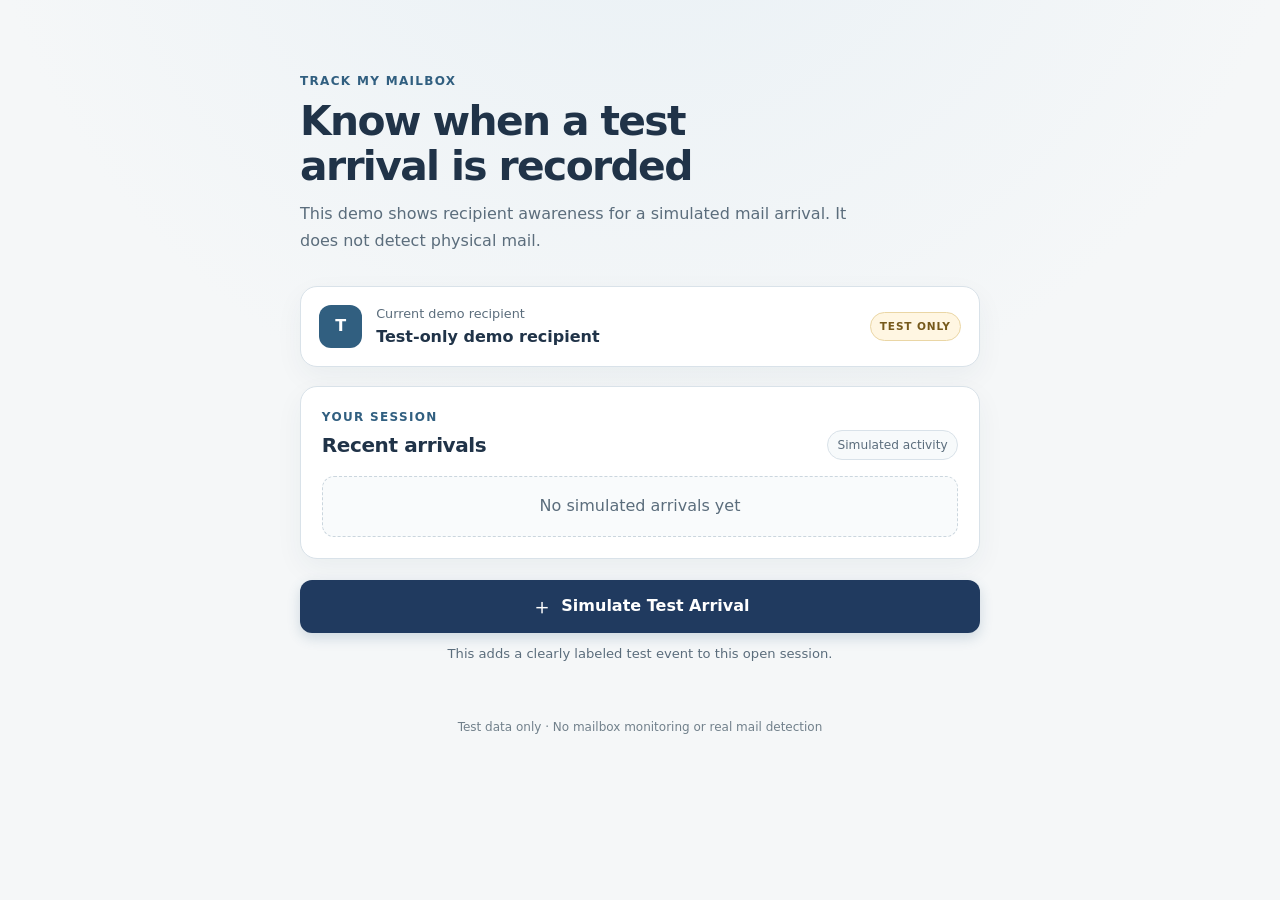
<file: index.html>
<!doctype html>
<html lang="en">
  <head>
    <meta charset="utf-8">
    <meta name="viewport" content="width=device-width, initial-scale=1">
    <meta name="theme-color" content="#f5f7f8">
    <title>Track My Mailbox — simulated arrival demo</title>
    <link rel="stylesheet" href="styles.css">
    <script src="app.js" defer></script>
  </head>
  <body>
    <main class="page-shell" data-tmm-app>
      <header class="page-header">
        <p class="eyebrow">Track My Mailbox</p>
        <h1>Know when a test arrival is recorded</h1>
        <p class="purpose">This demo shows recipient awareness for a simulated mail arrival. It does not detect physical mail.</p>
      </header>

      <section class="identity" aria-label="Demo identity">
        <span class="identity-mark" aria-hidden="true">T</span>
        <div>
          <p class="identity-label">Current demo recipient</p>
          <p class="identity-name">Test-only demo recipient</p>
        </div>
        <span class="test-badge">TEST ONLY</span>
      </section>

      <section class="arrivals" aria-labelledby="arrivals-heading">
        <div class="section-heading">
          <div>
            <p class="eyebrow">Your session</p>
            <h2 id="arrivals-heading">Recent arrivals</h2>
          </div>
          <span class="session-note">Simulated activity</span>
        </div>
        <ul class="arrival-list" data-arrivals aria-live="polite">
          <li class="empty-state" data-empty>No simulated arrivals yet</li>
        </ul>
      </section>

      <div class="action-area">
        <button class="primary-action" type="button" data-simulate>
          <span class="button-icon" aria-hidden="true">＋</span>
          <span>Simulate Test Arrival</span>
        </button>
        <p class="action-note">This adds a clearly labeled test event to this open session.</p>
      </div>

      <p class="status" data-status role="status" aria-live="polite"></p>
      <p class="boundary-note">Test data only · No mailbox monitoring or real mail detection</p>
    </main>
  </body>
</html>
</file>
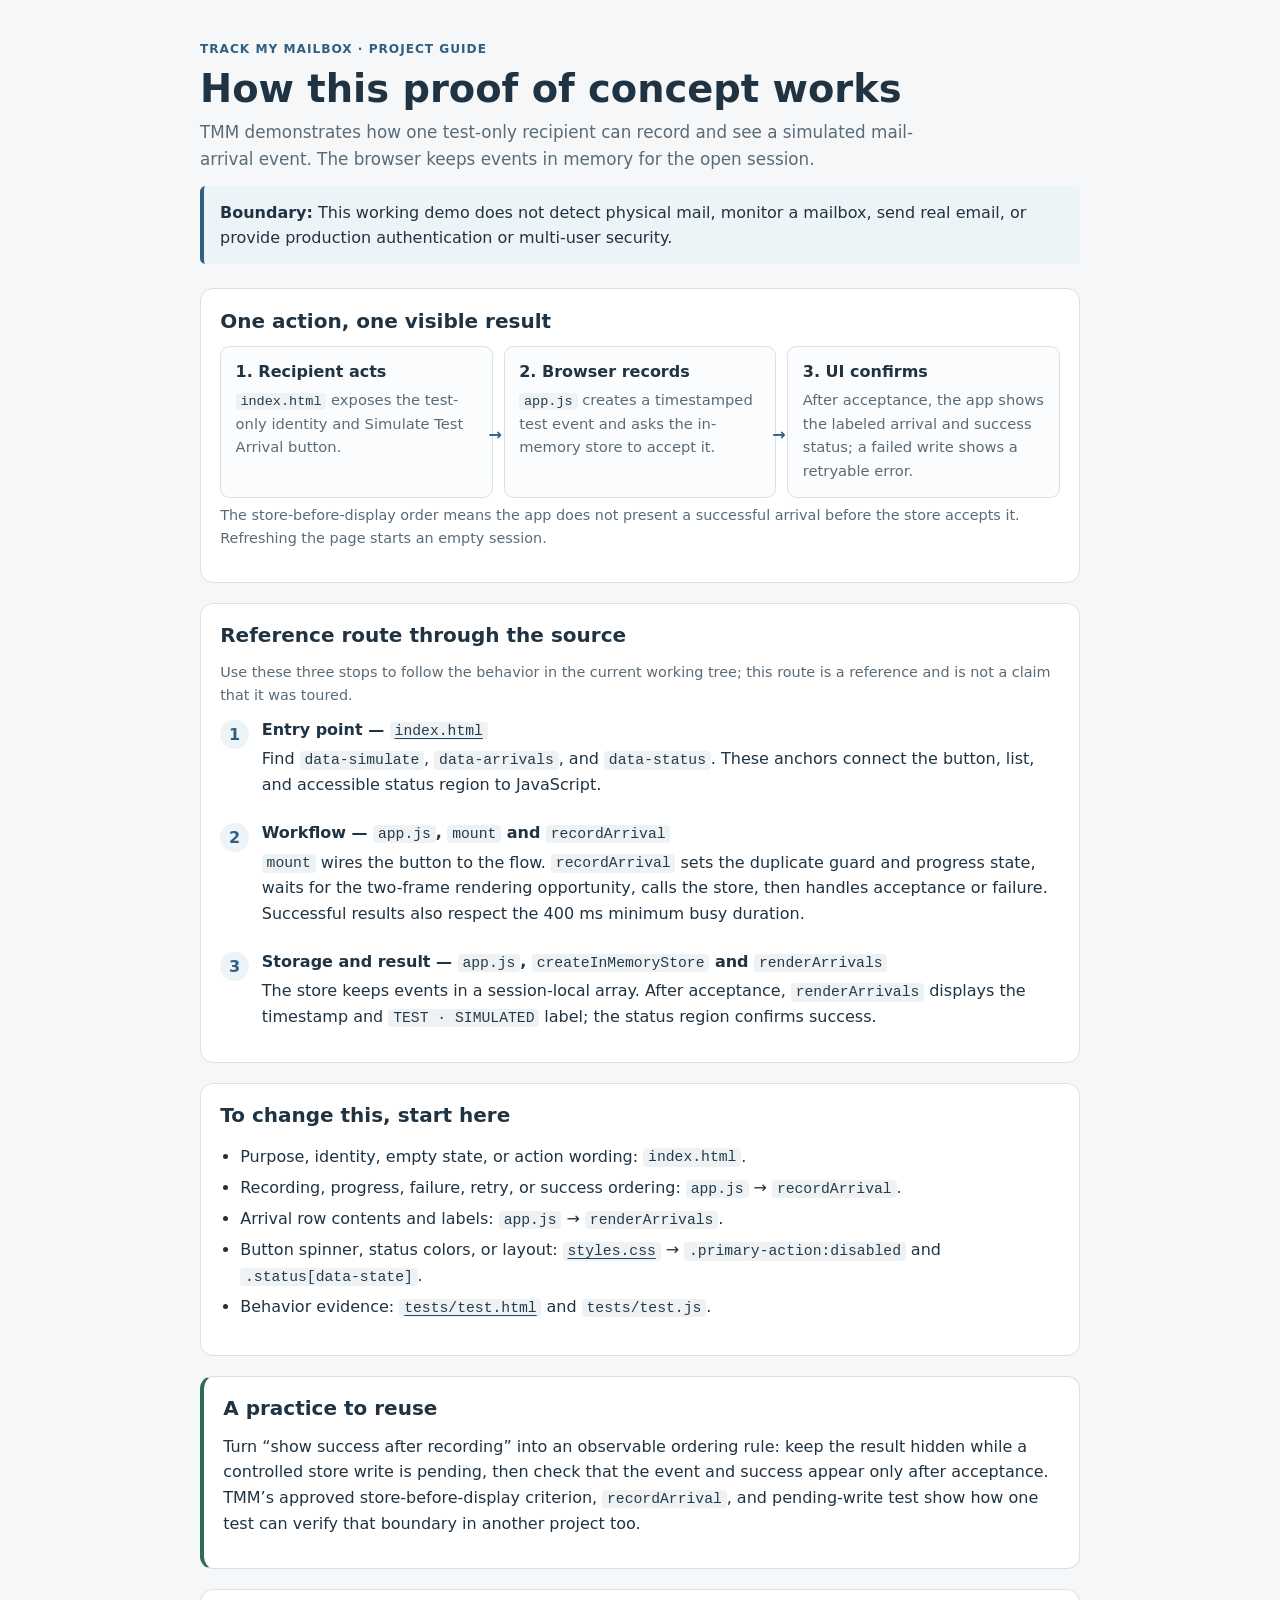
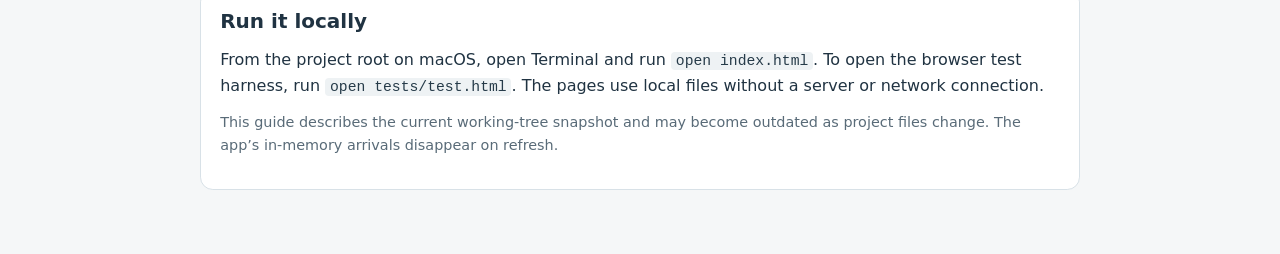
<file: devpost/app-map.html>
<!doctype html>
<html lang="en">
<head>
  <meta charset="utf-8">
  <meta name="viewport" content="width=device-width, initial-scale=1">
  <title>Track My Mailbox — App Map</title>
  <style>
    :root {
      color-scheme: light;
      --ink: #203342;
      --muted: #596b78;
      --paper: #f5f7f8;
      --surface: #fff;
      --line: #d8e1e7;
      --blue: #315f80;
      --blue-pale: #edf4f8;
      --green: #2e6b50;
    }
    * { box-sizing: border-box; }
    body {
      margin: 0;
      background: var(--paper);
      color: var(--ink);
      font: 16px/1.6 system-ui, -apple-system, BlinkMacSystemFont, "Segoe UI", sans-serif;
    }
    main { width: min(880px, calc(100% - 2rem)); margin: 0 auto; padding: 2.5rem 0 4rem; }
    header { margin-bottom: 1.5rem; }
    .eyebrow { margin: 0 0 .35rem; color: var(--blue); font-size: .76rem; font-weight: 750; letter-spacing: .08em; text-transform: uppercase; }
    h1, h2, h3 { line-height: 1.25; }
    h1 { margin: 0; font-size: clamp(1.8rem, 4vw, 2.4rem); }
    h2 { margin: 0 0 .8rem; font-size: 1.25rem; }
    h3 { margin: 0 0 .35rem; font-size: 1rem; }
    p { margin: .4rem 0 .8rem; }
    .lead { max-width: 68ch; color: var(--muted); font-size: 1.05rem; }
    .notice { padding: .85rem 1rem; border-left: 4px solid var(--blue); border-radius: .35rem; background: var(--blue-pale); }
    section { margin-top: 1.25rem; padding: 1.2rem; border: 1px solid var(--line); border-radius: .8rem; background: var(--surface); }
    .flow { display: grid; grid-template-columns: repeat(3, minmax(0, 1fr)); gap: .7rem; align-items: stretch; }
    .step { position: relative; padding: .9rem; border: 1px solid var(--line); border-radius: .6rem; background: #fbfcfd; }
    .step:not(:last-child)::after { position: absolute; top: 50%; right: -.65rem; z-index: 1; content: "→"; color: var(--blue); font-weight: 800; }
    .step p { margin-bottom: 0; color: var(--muted); font-size: .92rem; }
    .route { display: grid; gap: .8rem; counter-reset: stop; }
    .stop { padding-left: 2.6rem; position: relative; }
    .stop::before { counter-increment: stop; content: counter(stop); position: absolute; left: 0; top: 0; display: grid; width: 1.8rem; height: 1.8rem; place-items: center; border-radius: 50%; background: var(--blue-pale); color: var(--blue); font-weight: 750; }
    code, kbd { padding: .08rem .3rem; border-radius: .25rem; background: #eef2f4; color: #263b49; font: .92em ui-monospace, SFMono-Regular, Menlo, monospace; overflow-wrap: anywhere; }
    a { color: #174f75; text-underline-offset: .18em; }
    a:focus-visible { outline: 3px solid #91b8d1; outline-offset: 3px; border-radius: .15rem; }
    ul { padding-left: 1.25rem; }
    li + li { margin-top: .35rem; }
    .practice { border-left: 4px solid var(--green); }
    .small { color: var(--muted); font-size: .9rem; }
    @media (max-width: 620px) {
      main { width: min(100% - 1.2rem, 880px); padding-top: 1.4rem; }
      section { padding: 1rem; }
      .flow { grid-template-columns: 1fr; }
      .step:not(:last-child)::after { top: auto; right: 50%; bottom: -.9rem; transform: translateX(50%) rotate(90deg); }
    }
  </style>
</head>
<body>
  <main>
    <header>
      <p class="eyebrow">Track My Mailbox · project guide</p>
      <h1>How this proof of concept works</h1>
      <p class="lead">TMM demonstrates how one test-only recipient can record and see a simulated mail-arrival event. The browser keeps events in memory for the open session.</p>
      <p class="notice"><strong>Boundary:</strong> This working demo does not detect physical mail, monitor a mailbox, send real email, or provide production authentication or multi-user security.</p>
    </header>

    <section aria-labelledby="flow-title">
      <h2 id="flow-title">One action, one visible result</h2>
      <div class="flow" role="img" aria-label="The recipient clicks Simulate Test Arrival; browser JavaScript asks the in-memory store to accept a labeled, timestamped event; after acceptance, the recent-arrivals list and success status update.">
        <div class="step"><h3>1. Recipient acts</h3><p><code>index.html</code> exposes the test-only identity and Simulate Test Arrival button.</p></div>
        <div class="step"><h3>2. Browser records</h3><p><code>app.js</code> creates a timestamped test event and asks the in-memory store to accept it.</p></div>
        <div class="step"><h3>3. UI confirms</h3><p>After acceptance, the app shows the labeled arrival and success status; a failed write shows a retryable error.</p></div>
      </div>
      <p class="small">The store-before-display order means the app does not present a successful arrival before the store accepts it. Refreshing the page starts an empty session.</p>
    </section>

    <section aria-labelledby="route-title">
      <h2 id="route-title">Reference route through the source</h2>
      <p class="small">Use these three stops to follow the behavior in the current working tree; this route is a reference and is not a claim that it was toured.</p>
      <div class="route">
        <div class="stop"><h3>Entry point — <a href="../index.html"><code>index.html</code></a></h3><p>Find <code>data-simulate</code>, <code>data-arrivals</code>, and <code>data-status</code>. These anchors connect the button, list, and accessible status region to JavaScript.</p></div>
        <div class="stop"><h3>Workflow — <code>app.js</code>, <code>mount</code> and <code>recordArrival</code></h3><p><code>mount</code> wires the button to the flow. <code>recordArrival</code> sets the duplicate guard and progress state, waits for the two-frame rendering opportunity, calls the store, then handles acceptance or failure. Successful results also respect the 400 ms minimum busy duration.</p></div>
        <div class="stop"><h3>Storage and result — <code>app.js</code>, <code>createInMemoryStore</code> and <code>renderArrivals</code></h3><p>The store keeps events in a session-local array. After acceptance, <code>renderArrivals</code> displays the timestamp and <code>TEST · SIMULATED</code> label; the status region confirms success.</p></div>
      </div>
    </section>

    <section aria-labelledby="changes-title">
      <h2 id="changes-title">To change this, start here</h2>
      <ul>
        <li>Purpose, identity, empty state, or action wording: <code>index.html</code>.</li>
        <li>Recording, progress, failure, retry, or success ordering: <code>app.js</code> → <code>recordArrival</code>.</li>
        <li>Arrival row contents and labels: <code>app.js</code> → <code>renderArrivals</code>.</li>
        <li>Button spinner, status colors, or layout: <a href="../styles.css"><code>styles.css</code></a> → <code>.primary-action:disabled</code> and <code>.status[data-state]</code>.</li>
        <li>Behavior evidence: <a href="../tests/test.html"><code>tests/test.html</code></a> and <code>tests/test.js</code>.</li>
      </ul>
    </section>

    <section class="practice" aria-labelledby="practice-title">
      <h2 id="practice-title">A practice to reuse</h2>
      <p>Turn “show success after recording” into an observable ordering rule: keep the result hidden while a controlled store write is pending, then check that the event and success appear only after acceptance. TMM’s approved store-before-display criterion, <code>recordArrival</code>, and pending-write test show how one test can verify that boundary in another project too.</p>
    </section>

    <section aria-labelledby="run-title">
      <h2 id="run-title">Run it locally</h2>
      <p>From the project root on macOS, open Terminal and run <code>open index.html</code>. To open the browser test harness, run <code>open tests/test.html</code>. The pages use local files without a server or network connection.</p>
      <p class="small">This guide describes the current working-tree snapshot and may become outdated as project files change. The app’s in-memory arrivals disappear on refresh.</p>
    </section>
  </main>
</body>
</html>
</file>
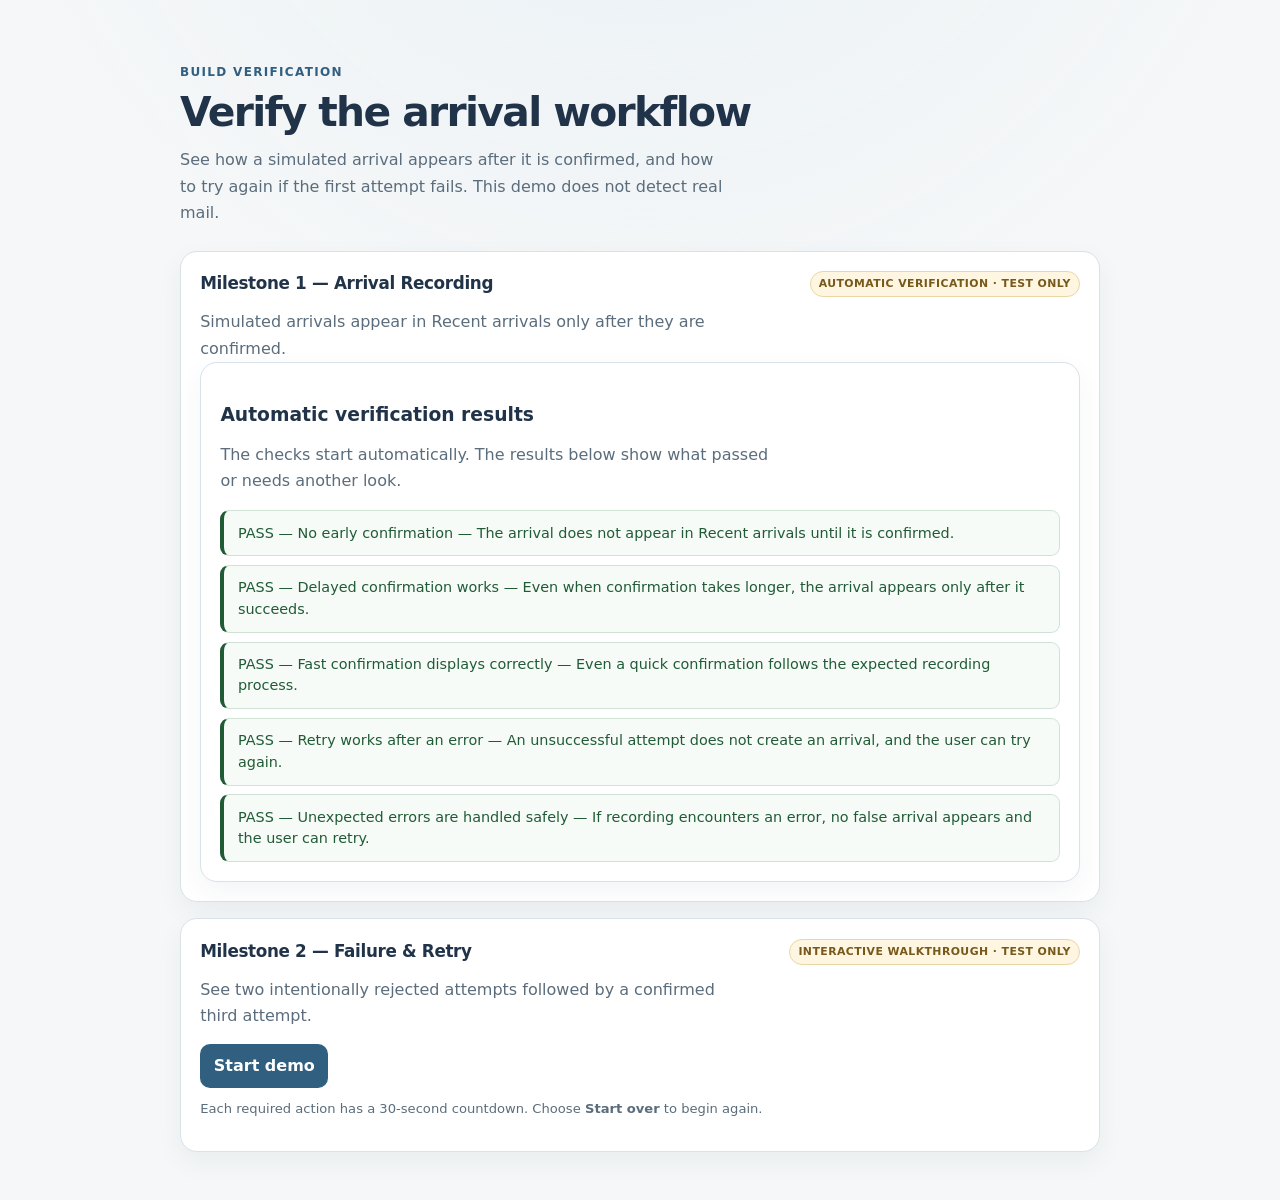
<file: tests/test.html>
<!doctype html>
<html lang="en">
  <head>
    <meta charset="utf-8">
    <meta name="viewport" content="width=device-width, initial-scale=1">
    <title>TMM — Workflow verification</title>
    <link rel="stylesheet" href="../styles.css">
    <script src="../app.js" defer></script>
    <script src="test.js" defer></script>
    <style>
      .page-shell { width: min(100% - 2rem, 920px); padding-top: clamp(2rem, 7vh, 4rem); }
      .page-header { max-width: 62ch; margin-bottom: 1.5rem; }
      .page-header h1 { max-width: none; }
      .milestones { display: grid; grid-template-columns: 1fr; gap: 1rem; margin-bottom: 1rem; }
      .milestone, .results-panel { padding: 1.2rem; }
      .milestone-header { display: flex; align-items: flex-start; justify-content: space-between; gap: .8rem; margin-bottom: .75rem; }
      .milestone h2 { font-size: 1.05rem; }
      .milestone p:last-child { margin-bottom: 0; }
      .mode-label { flex: 0 0 auto; padding: .25rem .5rem; border: 1px solid var(--line); border-radius: 999px; color: var(--blue-dark); background: var(--blue-pale); font-size: .68rem; font-weight: 750; letter-spacing: .04em; text-transform: uppercase; }
      .mode-label.test-only { border-color: var(--test-line); color: var(--test-ink); background: var(--test-bg); }
      .walkthrough-link { display: inline-flex; align-items: center; min-height: 2.75rem; margin-top: .9rem; padding: .6rem .85rem; border-radius: 10px; color: #fff; background: var(--blue); font-weight: 700; text-decoration: none; }
      .walkthrough-link:hover { background: var(--blue-dark); }
      .walkthrough-link:focus-visible { outline: 3px solid var(--focus); outline-offset: 3px; }
      .timeout-note { margin-top: .7rem; color: var(--muted); font-size: .82rem; }
      .secondary-action, .test-accept-action { min-height: 2.9rem; padding: .65rem .9rem; border: 1px solid #c7d0db; border-radius: 10px; color: #344054; background: #EEF2F6; font: inherit; font-weight: 700; cursor: pointer; transition: background .15s ease, transform .15s ease; }
      .secondary-action:hover:not(:disabled), .test-accept-action:hover:not(:disabled) { background: #e3e9f0; }
      .secondary-action:focus-visible { outline: 3px solid var(--focus); outline-offset: 3px; }
      .test-accept-action:focus-visible { outline: 3px solid var(--focus); outline-offset: 3px; }
      .secondary-action:active:not(:disabled), .test-accept-action:active:not(:disabled) { transform: translateY(1px); }
      .test-accept-action:disabled, .secondary-action:disabled { border-color: #c7d0db; color: #475467; background: #D9E0E8; cursor: wait; }
      .walkthrough-actions { display: flex; align-items: flex-start; gap: .75rem; flex-wrap: wrap; margin-top: .9rem; }
      .walkthrough-actions .secondary-action, .walkthrough-actions .test-accept-action, .test-fixture .primary-action { min-height: 2.9rem; padding: .65rem .9rem; border-radius: 10px; font-size: .95rem; line-height: 1.25; text-align: center; white-space: normal; }
      .test-fixture .primary-action.demo-complete { cursor: default; }
      .test-fixture .primary-action.demo-complete::before { display: none; content: none; animation: none; }
      .countdown { display: grid; gap: .4rem; margin-top: .8rem; }
      .countdown[hidden], .countdown progress[hidden] { display: none; }
      .countdown-copy { margin: 0; color: var(--blue-dark); font-size: .92rem; font-weight: 750; font-variant-numeric: tabular-nums; }
      .countdown[data-state="timeout"] .countdown-copy { color: var(--error-ink); }
      .countdown progress { width: min(100%, 19rem); height: .45rem; accent-color: var(--blue); }
      .controlled-acceptance { display: grid; min-width: min(100%, 14rem); gap: .45rem; }
      .controlled-acceptance[hidden] { display: none; }
      .test-control-note { max-width: 46ch; margin: 0; color: var(--muted); font-size: .82rem; line-height: 1.45; }
      .walkthrough-stepper { --step-gap: 2.5rem; display: grid; grid-template-columns: repeat(3, minmax(0, 1fr)); column-gap: var(--step-gap); padding: 0; margin: .9rem 0 1.1rem; list-style: none; }
      .walkthrough-step { position: relative; display: flex; min-width: 0; align-items: center; gap: .55rem; padding: .7rem .75rem; border: 1px solid var(--line); border-radius: 11px; color: var(--muted); background: #f8fafb; font-size: .82rem; font-weight: 700; line-height: 1.3; }
      .walkthrough-step:not(:last-child)::after { position: absolute; top: 50%; right: calc(-1 * var(--step-gap) / 2 - .5rem); width: 1rem; content: "→"; color: var(--muted); font-size: 1rem; line-height: 1; text-align: center; transform: translateY(-50%); }
      .step-number { display: grid; width: 1.55rem; height: 1.55rem; flex: 0 0 auto; place-items: center; border: 1px solid currentColor; border-radius: 50%; font-size: .72rem; }
      .walkthrough-step[data-step-state="complete"] { border-color: var(--success-line); color: var(--success-ink); background: var(--success-bg); }
      .walkthrough-step[data-step-state="complete"] .step-number { border-color: var(--success-ink); }
      .walkthrough-step[data-step-state="current"] { border-color: #9bb9cc; color: var(--blue-dark); background: var(--blue-pale); box-shadow: 0 0 0 2px rgb(49 95 128 / 9%); }
      .walkthrough-step[data-step-state="upcoming"] { color: var(--muted); background: #f8fafb; }
      .walkthrough-step[data-step-state="paused"] { border-color: var(--test-line); color: var(--test-ink); background: var(--test-bg); }
      .walkthrough-step[data-step-state="failed"] { border-color: var(--error-line); color: var(--error-ink); background: var(--error-bg); }
      .step-status { margin: 0 0 .25rem; color: var(--blue); font-size: .74rem; font-weight: 800; letter-spacing: .08em; text-transform: uppercase; }
      .walkthrough-prompt { margin-bottom: 0; font-size: 1rem; font-weight: 650; }
      .walkthrough-prompt[data-state="error"], .walkthrough-prompt[data-state="timeout"] { color: var(--error-ink); }
      .walkthrough-prompt[data-state="complete"] { color: var(--success-ink); }
      .results-panel h3 { margin-bottom: .8rem; }
      .results-panel .arrival-list { gap: .55rem; }
      .results-panel .arrival-row { display: block; padding: .7rem .85rem; border: 1px solid var(--success-line); border-left: 4px solid var(--success-ink); border-radius: 9px; background: #f6fbf7; font-size: .9rem; }
      .results-panel .arrival-row.test-failure { border-color: var(--error-line); border-left-color: var(--error-ink); background: var(--error-bg); }
      .walkthrough-region[hidden] { display: none; }
      .walkthrough-region { display: grid; gap: 1rem; margin-top: 1rem; }
      .walkthrough-status, .preview-panel { padding: 1.2rem; }
      .walkthrough-progress-panel { padding: 1.1rem 1.2rem; }
      .walkthrough-progress-panel h3 { margin-bottom: .55rem; }
      .walkthrough-progress-status { margin: 0; padding: .55rem .7rem; border: 1px solid var(--line); border-radius: 9px; color: var(--ink); background: #f3f5f7; font-weight: 700; }
      .walkthrough-progress-status[data-state="passed"] { border-color: var(--success-line); color: var(--success-ink); background: var(--success-bg); }
      .walkthrough-progress-status[data-state="failed"] { border-color: var(--error-line); color: var(--error-ink); background: var(--error-bg); }
      .preview-panel h3 { margin-bottom: .75rem; }
      .preview-panel [data-fixture] .identity { display: none; }
      .preview-note { margin-bottom: 1rem; color: var(--muted); font-size: .9rem; }
      .walkthrough-controls a { display: inline-block; margin-top: .8rem; color: #174f75; text-underline-offset: .18em; }
      .walkthrough-controls a:focus-visible { outline: 3px solid var(--focus); outline-offset: 3px; }
      .test-fixture { margin-top: .5rem; }
      @media (max-width: 680px) {
        .milestones { grid-template-columns: 1fr; }
        .milestone-header { flex-wrap: wrap; }
        .walkthrough-stepper { --step-gap: 1.5rem; grid-template-columns: 1fr; row-gap: var(--step-gap); }
        .walkthrough-step:not(:last-child)::after { top: auto; right: auto; bottom: calc(-1 * var(--step-gap) / 2 - .5rem); left: 50%; width: 1rem; height: 1rem; content: "↓"; transform: translateX(-50%); }
      }
    </style>
  </head>
  <body>
    <main class="page-shell">
      <header class="page-header">
        <p class="eyebrow">Build verification</p>
        <h1>Verify the arrival workflow</h1>
        <p class="purpose">See how a simulated arrival appears after it is confirmed, and how to try again if the first attempt fails. This demo does not detect real mail.</p>
      </header>
      <div class="milestones">
        <section class="arrivals milestone" aria-labelledby="arrival-milestone">
          <div class="milestone-header">
            <h2 id="arrival-milestone">Milestone 1 — Arrival Recording</h2>
            <span class="mode-label test-only">Automatic verification · Test only</span>
          </div>
          <p class="purpose">Simulated arrivals appear in Recent arrivals only after they are confirmed.</p>
          <section aria-label="Automatic verification results" class="arrivals results-panel">
            <h3>Automatic verification results</h3>
            <p class="purpose">The checks start automatically. The results below show what passed or needs another look.</p>
            <ul class="arrival-list" data-results></ul>
          </section>
        </section>
        <section class="arrivals milestone" aria-labelledby="recovery-milestone">
          <div class="milestone-header">
            <h2 id="recovery-milestone">Milestone 2 — Failure &amp; Retry</h2>
            <span class="mode-label test-only">Interactive walkthrough · Test only</span>
          </div>
          <p class="purpose">See two intentionally rejected attempts followed by a confirmed third attempt.</p>
          <a class="walkthrough-link" href="?walkthrough=failure-retry">Start demo</a>
          <p class="timeout-note">Each required action has a 30-second countdown. Choose <strong>Start over</strong> to begin again.</p>
          <section class="walkthrough-region" data-walkthrough hidden aria-label="Interactive failure and retry walkthrough">
            <div class="walkthrough-controls" data-walkthrough-panel></div>
            <section class="arrivals walkthrough-progress-panel" aria-labelledby="walkthrough-progress-heading">
              <h3 id="walkthrough-progress-heading">Walkthrough progress</h3>
              <p class="walkthrough-progress-status" data-walkthrough-status data-state="not-started" role="status" aria-live="polite">Not started</p>
            </section>
            <section class="arrivals preview-panel" aria-labelledby="preview-heading">
              <div class="milestone-header">
                <h3 id="preview-heading">Recipient preview</h3>
                <span class="mode-label test-only">Simulated demo</span>
              </div>
              <p class="preview-note">See what the demo recipient sees when an arrival is recorded.</p>
              <div data-fixture-host>
                <section aria-label="Workflow test fixture" class="test-fixture" data-fixture hidden>
                  <div class="identity"><div><p class="identity-label">Current demo recipient</p><p class="identity-name">Test-only demo recipient</p></div><span class="test-badge">TEST ONLY</span></div>
                  <section class="arrivals" aria-labelledby="fixture-heading">
                    <h4 id="fixture-heading">Recent arrivals</h4>
                    <ul class="arrival-list" data-arrivals><li class="empty-state" data-empty>No simulated arrivals yet</li></ul>
                  </section>
                  <button class="primary-action" type="button" data-simulate><span>Simulate Test Arrival</span></button>
                  <p class="status" data-status role="status" aria-live="polite"></p>
                </section>
              </div>
            </section>
          </section>
        </section>
      </div>
    </main>
  </body>
</html>
</file>
<file: styles.css>
:root {
  color-scheme: light;
  font-family: Inter, ui-sans-serif, system-ui, -apple-system, BlinkMacSystemFont, "Segoe UI", sans-serif;
  color: #203348;
  background: #f5f7f8;
  font-synthesis: none;
  text-rendering: optimizeLegibility;
  --ink: #203348;
  --muted: #5b6d7c;
  --blue: #315f80;
  --blue-dark: #244a66;
  --blue-pale: #edf4f8;
  --line: #d9e2e9;
  --surface: #ffffff;
  --success-bg: #e8f3eb;
  --success-ink: #215b36;
  --success-line: #cfe2d5;
  --test-bg: #fff6e2;
  --test-ink: #76591b;
  --test-line: #ead6a5;
  --error-bg: #fff1ef;
  --error-ink: #812f2b;
  --error-line: #ebceca;
  --focus: #a7780a;
}

* { box-sizing: border-box; }

body {
  min-width: 320px;
  min-height: 100vh;
  margin: 0;
  color: var(--ink);
  background: radial-gradient(circle at 50% -25%, #e8f0f5 0, transparent 42rem), #f5f7f8;
  line-height: 1.5;
}

button { font: inherit; }

.page-shell {
  width: min(100% - 2rem, 680px);
  margin: 0 auto;
  padding: clamp(2.5rem, 8vh, 5.5rem) 0 2rem;
}

.page-header { margin-bottom: 2rem; }
.eyebrow {
  margin: 0 0 .55rem;
  color: var(--blue);
  font-size: .75rem;
  font-weight: 750;
  letter-spacing: .11em;
  text-transform: uppercase;
}

h1, h2, p { margin-top: 0; }
h1 {
  max-width: 16ch;
  margin-bottom: .8rem;
  font-size: clamp(1.8rem, 5vw, 2.55rem);
  line-height: 1.1;
  letter-spacing: -.04em;
}
.purpose { max-width: 54ch; margin-bottom: 0; color: var(--muted); line-height: 1.65; }

.identity, .arrivals {
  border: 1px solid var(--line);
  border-radius: 17px;
  background: var(--surface);
  box-shadow: 0 10px 28px rgb(28 54 75 / 5%);
}

.identity {
  display: flex;
  align-items: center;
  gap: .9rem;
  padding: 1.05rem 1.15rem;
  margin-bottom: 1.2rem;
}
.identity-mark {
  display: grid;
  width: 2.65rem;
  height: 2.65rem;
  flex: 0 0 auto;
  place-items: center;
  border-radius: 12px;
  color: #fff;
  background: var(--blue);
  font-weight: 750;
}
.identity-label { margin: 0 0 .12rem; color: var(--muted); font-size: .8rem; }
.identity-name { margin: 0; font-weight: 700; }
.test-badge {
  margin-left: auto;
  padding: .35rem .55rem;
  border: 1px solid var(--test-line);
  border-radius: 999px;
  color: var(--test-ink);
  background: var(--test-bg);
  font-size: .66rem;
  font-weight: 800;
  letter-spacing: .08em;
  white-space: nowrap;
}

.arrivals { padding: 1.3rem; }
.section-heading { display: flex; align-items: end; justify-content: space-between; gap: 1rem; }
.section-heading .eyebrow { margin-bottom: .25rem; }
h2 { margin: 0; font-size: 1.25rem; letter-spacing: -.02em; }
.session-note {
  border: 1px solid var(--line);
  border-radius: 999px;
  padding: .3rem .6rem;
  color: var(--muted);
  background: #f7fafb;
  font-size: .76rem;
  white-space: nowrap;
}
.arrival-list { display: grid; gap: .75rem; padding: 0; margin: 1rem 0 0; list-style: none; }
.empty-state {
  padding: 1.1rem;
  border: 1px dashed #cbd6de;
  border-radius: 12px;
  color: var(--muted);
  background: #f9fbfc;
  text-align: center;
}
.arrival-row {
  display: flex;
  align-items: center;
  gap: .85rem;
  padding: .9rem;
  border: 1px solid var(--success-line);
  border-radius: 12px;
  background: #fcfefc;
}
.arrival-icon {
  display: grid;
  width: 2.25rem;
  height: 2.25rem;
  flex: 0 0 auto;
  place-items: center;
  border-radius: 10px;
  color: var(--success-ink);
  background: var(--success-bg);
  font-weight: 800;
}
.arrival-title { margin: 0 0 .15rem; font-weight: 700; }
.arrival-meta { margin: 0; color: var(--muted); font-size: .82rem; }
.arrival-tag {
  margin-left: auto;
  padding: .3rem .5rem;
  border: 1px solid var(--test-line);
  border-radius: 999px;
  color: var(--test-ink);
  background: var(--test-bg);
  font-size: .7rem;
  font-weight: 750;
  white-space: nowrap;
}

.action-area { margin-top: 1.3rem; }
.primary-action {
  display: flex;
  width: 100%;
  min-height: 3.35rem;
  align-items: center;
  justify-content: center;
  gap: .55rem;
  border: 0;
  border-radius: 12px;
  color: #fff;
  background: #203A5F;
  box-shadow: 0 5px 13px rgb(49 95 128 / 20%);
  font-weight: 750;
  cursor: pointer;
  transition: background .15s ease, transform .15s ease;
}
.primary-action:hover:not(:disabled) { background: #172B46; transform: translateY(-1px); }
.primary-action:focus-visible { outline: 3px solid var(--focus); outline-offset: 3px; }
.primary-action:active:not(:disabled) { transform: translateY(0); }
.primary-action:disabled { color: #475467; background: #D9E0E8; box-shadow: none; cursor: wait; opacity: 1; }
.primary-action.try-again-action { background: #167D78; }
.primary-action.try-again-action:hover:not(:disabled) { background: #11645F; }
.try-again-action:disabled { color: #475467; background: #D9E0E8; cursor: wait; }
.primary-action:disabled::before {
  width: .95rem;
  height: .95rem;
  flex: 0 0 auto;
  border: 2px solid currentColor;
  border-right-color: transparent;
  border-radius: 50%;
  content: "";
  animation: tmm-spin .8s linear infinite;
}
@keyframes tmm-spin { to { transform: rotate(360deg); } }
@media (prefers-reduced-motion: reduce) {
  .primary-action:disabled::before {
    border-right-color: currentColor;
    animation: none;
  }
}
.button-icon { font-size: 1.35rem; line-height: 1; }
.action-note { margin: .65rem 0 0; color: var(--muted); font-size: .82rem; text-align: center; }
.status { min-height: 1.4rem; margin: .8rem 0 0; color: var(--muted); font-size: .9rem; text-align: center; }
.status[data-state] { border: 1px solid transparent; border-radius: 11px; padding: .65rem .85rem; text-align: left; }
.status[data-state="progress"] { border-color: #d3e1eb; color: var(--blue-dark); background: var(--blue-pale); font-weight: 700; }
.status[data-state="success"] { border-color: var(--success-line); color: var(--success-ink); background: var(--success-bg); font-weight: 700; }
.status[data-state="error"] { border-color: var(--error-line); color: var(--error-ink); background: var(--error-bg); font-weight: 700; }
.boundary-note { margin: 1.2rem 0 0; color: #71808b; font-size: .75rem; text-align: center; }

@media (max-width: 460px) {
  .identity { flex-wrap: wrap; }
  .test-badge { margin-left: auto; }
  .section-heading { align-items: start; flex-direction: column; gap: .45rem; }
  .arrival-row { flex-wrap: wrap; }
  .arrival-tag { margin-left: 3.1rem; }
}
</file>
